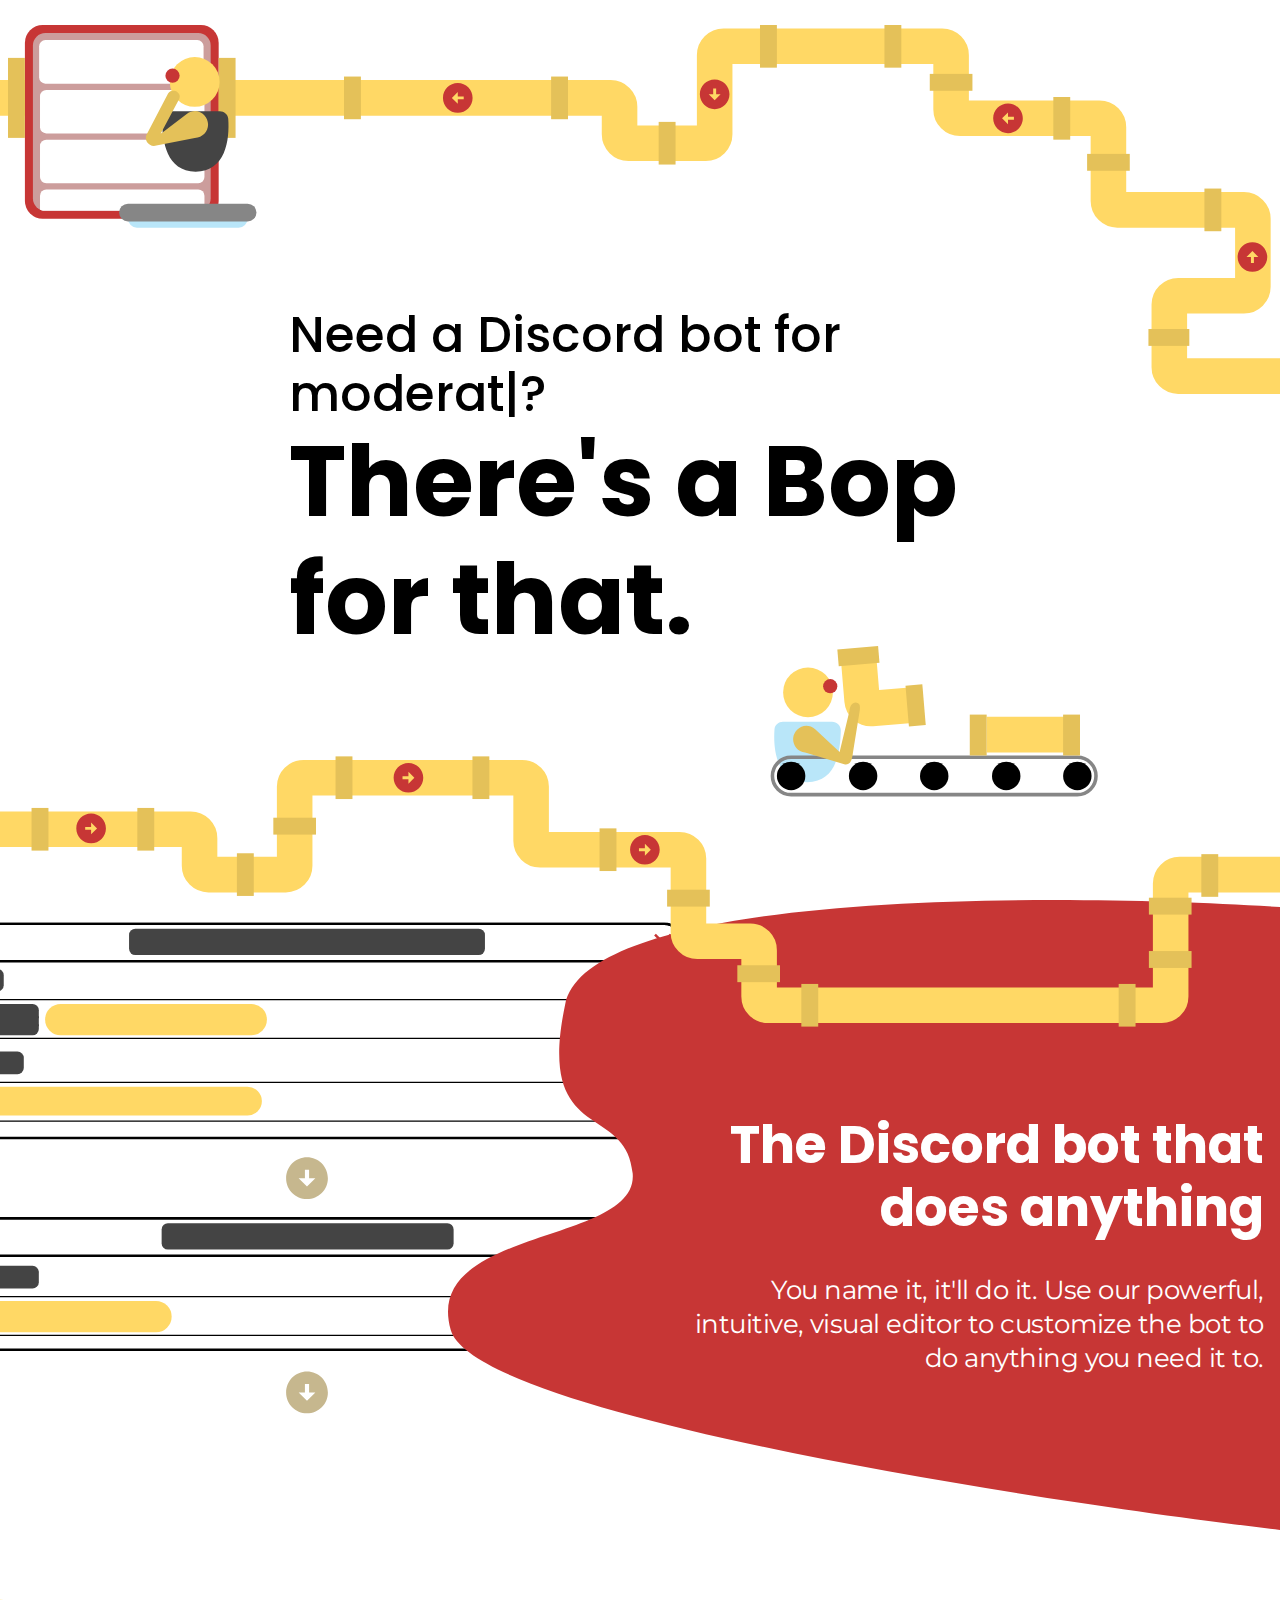
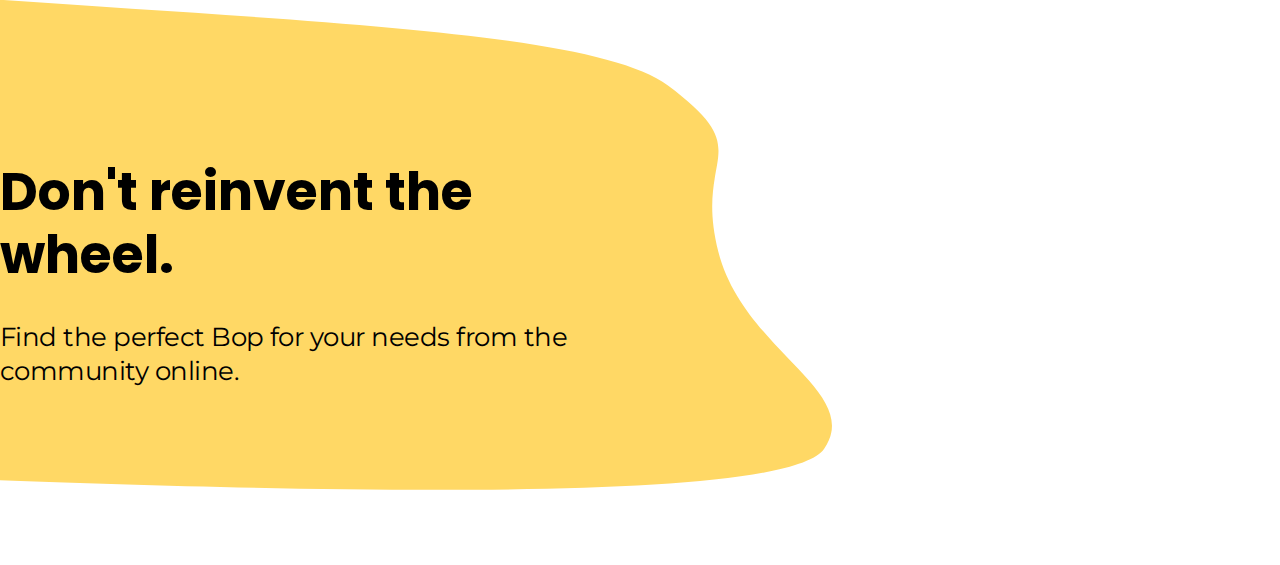
<file: index.html>
<!DOCTYPE html>
<html lang="en">
<head>
    <meta charset="UTF-8">
    <meta http-equiv="X-UA-Compatible" content="IE=edge">
    <meta name="viewport" content="width=device-width, initial-scale=1.0">
    <link rel="apple-touch-icon" sizes="180x180" href="/apple-touch-icon.png">
    <link rel="icon" type="image/png" sizes="32x32" href="/favicon-32x32.png">
    <link rel="icon" type="image/png" sizes="16x16" href="/favicon-16x16.png">
    <link rel="manifest" href="/site.webmanifest">
    <link rel="mask-icon" href="/safari-pinned-tab.svg" color="#ffd967">
    <meta name="apple-mobile-web-app-title" content="Bopper">
    <meta name="application-name" content="Bopper">
    <meta name="msapplication-TileColor" content="#ffd967">
    <meta name="theme-color" content="#ffd967">
    <meta name="description" content="Bopper is the only Discord bot you'll ever need. Whatever you want for your Discord server, there's a Bop for that.">
    <meta name="keywords" content="Bopper, Discord, bot, discord-automation, discord-moderation, bot-discord, bot-discord-bot, discord-bot">
    <meta name="author" content="Bopper">
    <meta name="robots" content="index, follow">
    <meta name="revisit-after" content="1 day">
    <meta name="language" content="en">
    <meta name="copyright" content="Bopper">
    <meta name="rating" content="general">
    <meta name="expires" content="never">
    <meta name="distribution" content="global">

    <link rel="stylesheet" href="style.css">
    <title>Bopper</title>
</head>
<body>
    <div class="hero">
        <div id="hero-svg">
            <svg class="hero-svg-upper large-screens-only" width="1440" height="418" viewBox="0 0 1440 418" fill="none" xmlns="http://www.w3.org/2000/svg">
                <g id="pipe-upper">
                <path id="Pipe" d="M2359 395H1548.5H1325.5C1319.98 395 1315.5 390.523 1315.5 385V314.5C1315.5 308.977 1319.98 304.5 1325.5 304.5H1399.5C1405.02 304.5 1409.5 300.023 1409.5 294.5V218C1409.5 212.477 1405.02 208 1399.5 208H1257C1251.48 208 1247 203.523 1247 198V115C1247 109.477 1242.52 105 1237 105H1080C1074.48 105 1070 100.523 1070 95V34C1070 28.4772 1065.52 24 1060 24H814C808.477 24 804 28.4772 804 34V123C804 128.523 799.523 133 794 133H707C701.477 133 697 128.523 697 123V92C697 86.4772 692.523 82 687 82H492H-20.5H-859" stroke="#FFD865" stroke-width="40" stroke-linecap="square"/>
                <rect id="Bracket" x="387" y="58" width="19" height="48" fill="#E4C159"/>
                <rect id="Bracket_2" x="620" y="58" width="19" height="48" fill="#E4C159"/>
                <rect id="Bracket_3" x="741" y="109" width="19" height="48" fill="#E4C159"/>
                <rect id="Bracket_4" x="855" width="19" height="48" fill="#E4C159"/>
                <rect id="Bracket_5" x="995" width="19" height="48" fill="#E4C159"/>
                <rect id="Bracket_6" x="1185" y="81" width="19" height="48" fill="#E4C159"/>
                <rect id="Bracket_7" x="1355" y="184" width="19" height="48" fill="#E4C159"/>
                <rect id="Bracket_8" x="1046" y="74" width="19" height="48" transform="rotate(-90 1046 74)" fill="#E4C159"/>
                <rect id="Bracket_9" x="1223" y="164" width="19" height="48" transform="rotate(-90 1223 164)" fill="#E4C159"/>
                <rect id="Bracket_10" x="1292" y="361" width="19" height="46" transform="rotate(-90 1292 361)" fill="#E4C159"/>
                <g id="Arrows">
                <g id="arrow_circle_down">
                <g id="arrow_circle_down_2">
                <path id="Vector" d="M1140.67 106.667H1134V111.667L1127.33 105L1134 98.3333V103.333H1140.67V106.667ZM1150.67 105C1150.67 95.8 1143.2 88.3333 1134 88.3333C1124.8 88.3333 1117.33 95.8 1117.33 105C1117.33 114.2 1124.8 121.667 1134 121.667C1143.2 121.667 1150.67 114.2 1150.67 105Z" fill="#C73635"/>
                </g>
                </g>
                <g id="arrow_circle_down_3">
                <g id="arrow_circle_down_4">
                <path id="Vector_2" d="M521.667 83.6667H515V88.6667L508.333 82L515 75.3333V80.3333H521.667V83.6667ZM531.667 82C531.667 72.8 524.2 65.3333 515 65.3333C505.8 65.3333 498.333 72.8 498.333 82C498.333 91.2 505.8 98.6667 515 98.6667C524.2 98.6667 531.667 91.2 531.667 82Z" fill="#C73635"/>
                </g>
                </g>
                <g id="arrow_circle_down_5">
                <g id="arrow_circle_down_6">
                <path id="Vector_3" d="M1407.33 267.667V261H1402.33L1409 254.333L1415.67 261H1410.67V267.667H1407.33ZM1409 277.667C1418.2 277.667 1425.67 270.2 1425.67 261C1425.67 251.8 1418.2 244.333 1409 244.333C1399.8 244.333 1392.33 251.8 1392.33 261C1392.33 270.2 1399.8 277.667 1409 277.667Z" fill="#C73635"/>
                </g>
                </g>
                <g id="arrow_circle_down_7">
                <g id="arrow_circle_down_8">
                <path id="Vector_4" d="M805.667 71.3333V78H810.667L804 84.6667L797.333 78H802.333V71.3333H805.667ZM804 61.3333C794.8 61.3333 787.333 68.8 787.333 78C787.333 87.2 794.8 94.6667 804 94.6667C813.2 94.6667 820.667 87.2 820.667 78C820.667 68.8 813.2 61.3333 804 61.3333Z" fill="#C73635"/>
                </g>
                </g>
                </g>
                </g>
                <g id="library-scene">
                <rect id="Rectangle 9" x="28" width="218" height="218" rx="20" fill="#C73635"/>
                <rect id="Rectangle 10" x="37" y="9" width="200" height="200" rx="14" fill="#CC9D9C"/>
                <g id="Group 1">
                <mask id="mask0_104_59" style="mask-type:alpha" maskUnits="userSpaceOnUse" x="37" y="9" width="200" height="200">
                <rect id="Mask" x="37" y="9" width="200" height="200" rx="14" fill="#CC9D9C"/>
                </mask>
                <g mask="url(#mask0_104_59)">
                <rect id="Rectangle 13" x="44" y="17" width="185" height="49" rx="7" fill="white"/>
                <rect id="Rectangle 14" x="45" y="73" width="185" height="49" rx="7" fill="white"/>
                <rect id="Rectangle 15" x="45" y="129" width="185" height="49" rx="7" fill="white"/>
                <rect id="Rectangle 16" x="45" y="185" width="185" height="49" rx="7" fill="white"/>
                </g>
                </g>
                <rect id="Rectangle 11" x="246" y="37" width="19" height="90" fill="#E4C159"/>
                <rect id="Rectangle 12" x="9" y="37" width="19" height="90" fill="#E4C159"/>
                <g id="library-browser">
                <path id="Vector 2" d="M154 218H268.5" stroke="#B9E6F9" stroke-width="20" stroke-linecap="round"/>
                <path id="Vector 1" d="M144 211H278.5" stroke="#868686" stroke-width="20" stroke-linecap="round"/>
                <g id="Bop Chooser">
                <g id="Head">
                <circle id="Ellipse 1" cx="219.071" cy="64" r="28" fill="#FFD865"/>
                <circle id="Ellipse 2" cx="194.071" cy="57" r="8" fill="#C73635"/>
                </g>
                <path id="Vector 2_2" d="M247.216 97H192.071C186.548 97 182.025 101.471 182.158 106.993C182.732 130.834 187.083 165 220.083 165C253.756 165 258.491 129.426 256.766 105.547C256.41 100.611 252.165 97 247.216 97Z" fill="#444444"/>
                <path id="Vector 3" d="M219.071 127C228.071 127 234.071 119.5 234.071 112C234.071 102 222.571 91.5 210.071 100L180.571 122.5L200.071 86C202.571 82 203.571 78.5 199.071 75C196.571 73.5 191.571 73 189.071 77L165.571 122C161.071 128.5 167.071 136 173.071 136L219.071 127Z" fill="#E4C159"/>
                </g>
                </g>
                </g>
            </svg>
            <svg class="hero-svg-lower large-screens-only" width="1400" height="432" viewBox="0 0 1440 432" fill="none" xmlns="http://www.w3.org/2000/svg">
                <g id="pipe-lower">
                <path id="Pipe" d="M-1216 210H214.5C220.023 210 224.5 214.477 224.5 220V251C224.5 256.523 228.977 261 234.5 261H321.5C327.023 261 331.5 256.523 331.5 251V162C331.5 156.477 335.977 152 341.5 152H587.5C593.023 152 597.5 156.477 597.5 162V223C597.5 228.523 601.977 233 607.5 233H764.5C770.023 233 774.5 237.477 774.5 243V326C774.5 331.523 778.977 336 784.5 336H844C849.523 336 854 340.477 854 346V398C854 403.523 858.477 408 864 408H1307C1312.52 408 1317 403.523 1317 398V271C1317 265.477 1321.48 261 1327 261H1476H2735" stroke="#FFD865" stroke-width="40" stroke-linecap="square"/>
                <g id="Brackets">
                <rect id="Rectangle 1" x="35.5" y="186" width="19" height="48" fill="#E4C159"/>
                <rect id="Rectangle 2" x="154.5" y="186" width="19" height="48" fill="#E4C159"/>
                <rect id="Rectangle 3" x="266.5" y="237" width="19" height="48" fill="#E4C159"/>
                <rect id="Rectangle 4" x="377.5" y="128" width="19" height="48" fill="#E4C159"/>
                <rect id="Rectangle 5" x="531.5" y="128" width="19" height="48" fill="#E4C159"/>
                <rect id="Rectangle 6" x="674.5" y="209" width="19" height="48" fill="#E4C159"/>
                <rect id="Rectangle 9" x="901.5" y="384" width="19" height="48" fill="#E4C159"/>
                <rect id="Rectangle 10" x="1258.5" y="384" width="19" height="48" fill="#E4C159"/>
                <rect id="Rectangle 12" x="1351.5" y="238" width="19" height="48" fill="#E4C159"/>
                <rect id="Rectangle 8" x="829.5" y="382" width="19" height="48" transform="rotate(-90 829.5 382)" fill="#E4C159"/>
                <rect id="Rectangle 13" x="750.5" y="297" width="19" height="48" transform="rotate(-90 750.5 297)" fill="#E4C159"/>
                <rect id="Rectangle 11" x="1292.5" y="366" width="19" height="48" transform="rotate(-90 1292.5 366)" fill="#E4C159"/>
                <rect id="Rectangle 7" x="307.5" y="216" width="19" height="48" transform="rotate(-90 307.5 216)" fill="#E4C159"/>
                <rect id="Rectangle 12_2" x="1292.5" y="306" width="19" height="48" transform="rotate(-90 1292.5 306)" fill="#E4C159"/>
                </g>
                <g id="Arrows">
                <g id="arrow_circle_down">
                <g id="arrow_circle_down_2">
                <path id="Vector" d="M95.8333 207.333H102.5V202.333L109.167 209L102.5 215.667V210.667H95.8333V207.333ZM85.8333 209C85.8333 218.2 93.3 225.667 102.5 225.667C111.7 225.667 119.167 218.2 119.167 209C119.167 199.8 111.7 192.333 102.5 192.333C93.3 192.333 85.8333 199.8 85.8333 209Z" fill="#C73635"/>
                </g>
                </g>
                <g id="arrow_circle_down_3">
                <g id="arrow_circle_down_4">
                <path id="Vector_2" d="M452.833 150.333H459.5V145.333L466.167 152L459.5 158.667V153.667H452.833V150.333ZM442.833 152C442.833 161.2 450.3 168.667 459.5 168.667C468.7 168.667 476.167 161.2 476.167 152C476.167 142.8 468.7 135.333 459.5 135.333C450.3 135.333 442.833 142.8 442.833 152Z" fill="#C73635"/>
                </g>
                </g>
                <g id="arrow_circle_down_5">
                <g id="arrow_circle_down_6">
                <path id="Vector_3" d="M718.833 231.333H725.5V226.333L732.167 233L725.5 239.667V234.667H718.833V231.333ZM708.833 233C708.833 242.2 716.3 249.667 725.5 249.667C734.7 249.667 742.167 242.2 742.167 233C742.167 223.8 734.7 216.333 725.5 216.333C716.3 216.333 708.833 223.8 708.833 233Z" fill="#C73635"/>
                </g>
                </g>
                </g>
                </g>
                <g id="conveyor-scene">
                <g id="Bop Chooser">
                <g id="Head">
                <circle id="Ellipse 1" r="28" transform="matrix(-1 0 0 1 909 56)" fill="#FFD865"/>
                <circle id="Ellipse 2" r="8" transform="matrix(-1 0 0 1 934 49)" fill="#C73635"/>
                </g>
                <path id="Vector 2" d="M880.855 89H936C941.523 89 946.046 93.4714 945.913 98.9927C945.339 122.834 940.988 157 907.988 157C874.315 157 869.58 121.426 871.305 97.5472C871.661 92.6108 875.906 89 880.855 89Z" fill="#B9E6F9"/>
                <g id="Pipe Segment 2">
                <path id="Vector 4" d="M965.756 15.7395L969.899 65.0659C970.361 70.5694 975.197 74.6561 980.701 74.1939L1028.03 70.2186" stroke="#FFD865" stroke-width="40"/>
                <rect id="Bracket" x="1018.68" y="48.4252" width="19" height="46" transform="rotate(-4.80069 1018.68 48.4252)" fill="#E4C159"/>
                <rect id="Bracket_2" x="943.59" y="26.6328" width="19" height="46" transform="rotate(-94.8007 943.59 26.6328)" fill="#E4C159"/>
                </g>
                </g>
                <g id="Conveyor Belt">
                <rect id="Belt" x="869" y="129" width="364" height="42" rx="21" stroke="#868686" stroke-width="4"/>
                <g id="Rollers">
                <circle id="Ellipse 3" cx="890" cy="150" r="16" fill="black"/>
                <circle id="Ellipse 4" cx="1212" cy="150" r="16" fill="black"/>
                <circle id="Ellipse 5" cx="1051" cy="150" r="16" fill="black"/>
                <circle id="Ellipse 6" cx="1132" cy="150" r="16" fill="black"/>
                <circle id="Ellipse 7" cx="971" cy="150" r="16" fill="black"/>
                </g>
                </g>
                <path id="Bop Chooser arm" d="M905.806 123.669C896.849 122.792 891.609 114.743 892.34 107.278C893.315 97.3261 905.784 87.9973 917.395 97.6755L944.561 122.944L955.564 77.2995C956.149 71.3281 958.578 67.0445 963.554 67.532C967.535 67.922 967.74 70.9564 967.204 76.4302L959.539 123.909C958.759 131.871 956.681 137.696 950.709 137.111L905.806 123.669Z" fill="#E4C159"/>
                <g id="Pipe Segment 1">
                <path id="Vector 4_2" d="M1110 103.5H1202" stroke="#FFD865" stroke-width="40"/>
                <rect id="Bracket_3" x="1196" y="81" width="19" height="46" fill="#E4C159"/>
                <rect id="Bracket_4" x="1091" y="81" width="19" height="46" fill="#E4C159"/>
                </g>
                </g>
            </svg>
            <svg class="hero-svg-upper small-screens-only" width="806" height="419" viewBox="0 0 806 419" fill="none" xmlns="http://www.w3.org/2000/svg">
                <g id="hero-svg">
                <g id="hero-svg-upper">
                <g id="pipe-upper">
                <path id="Pipe" d="M2359 395H1548.5H634.5C628.977 395 624.5 390.523 624.5 385V314.5C624.5 308.977 628.977 304.5 634.5 304.5H708.5C714.023 304.5 718.5 300.023 718.5 294.5V218C718.5 212.477 714.023 208 708.5 208H566C560.477 208 556 203.523 556 198V92C556 86.4772 551.523 82 546 82H344H-20.5H-859" stroke="#FFD865" stroke-width="40" stroke-linecap="square"/>
                <rect id="Bracket" x="485" y="58" width="19" height="48" fill="#E4C159"/>
                <rect id="Bracket_2" x="589" y="184" width="19" height="48" fill="#E4C159"/>
                <rect id="Bracket_3" x="668" y="184" width="19" height="48" fill="#E4C159"/>
                <rect id="Bracket_4" x="663" y="371" width="19" height="48" fill="#E4C159"/>
                <rect id="Bracket_5" x="663" y="280" width="19" height="48" fill="#E4C159"/>
                <rect id="Bracket_6" x="532" y="155" width="19" height="48" transform="rotate(-90 532 155)" fill="#E4C159"/>
                <rect id="Bracket_7" x="695" y="262" width="19" height="46" transform="rotate(-90 695 262)" fill="#E4C159"/>
                <g id="Arrows">
                <g id="arrow_circle_down">
                <g id="arrow_circle_down_2">
                <path id="Vector" d="M644.667 209.667H638V214.667L631.333 208L638 201.333V206.333H644.667V209.667ZM654.667 208C654.667 198.8 647.2 191.333 638 191.333C628.8 191.333 621.333 198.8 621.333 208C621.333 217.2 628.8 224.667 638 224.667C647.2 224.667 654.667 217.2 654.667 208Z" fill="#C73635"/>
                </g>
                </g>
                <g id="arrow_circle_down_3">
                <g id="arrow_circle_down_4">
                <path id="Vector_2" d="M370.667 83.6667H364V88.6667L357.333 82L364 75.3333V80.3333H370.667V83.6667ZM380.667 82C380.667 72.8 373.2 65.3333 364 65.3333C354.8 65.3333 347.333 72.8 347.333 82C347.333 91.2 354.8 98.6667 364 98.6667C373.2 98.6667 380.667 91.2 380.667 82Z" fill="#C73635"/>
                </g>
                </g>
                <g id="arrow_circle_down_5">
                <g id="arrow_circle_down_6">
                <path id="Vector_3" d="M623.333 356.667V350H618.333L625 343.333L631.667 350H626.667V356.667H623.333ZM625 366.667C634.2 366.667 641.667 359.2 641.667 350C641.667 340.8 634.2 333.333 625 333.333C615.8 333.333 608.333 340.8 608.333 350C608.333 359.2 615.8 366.667 625 366.667Z" fill="#C73635"/>
                </g>
                </g>
                </g>
                </g>
                <g id="library-scene">
                <rect id="Rectangle 9" x="28" width="218" height="218" rx="20" fill="#C73635"/>
                <rect id="Rectangle 10" x="37" y="9" width="200" height="200" rx="14" fill="#CC9D9C"/>
                <g id="Group 1">
                <mask id="mask0_132_60" style="mask-type:alpha" maskUnits="userSpaceOnUse" x="37" y="9" width="200" height="200">
                <rect id="Mask" x="37" y="9" width="200" height="200" rx="14" fill="#CC9D9C"/>
                </mask>
                <g mask="url(#mask0_132_60)">
                <rect id="Rectangle 13" x="44" y="17" width="185" height="49" rx="7" fill="white"/>
                <rect id="Rectangle 14" x="45" y="73" width="185" height="49" rx="7" fill="white"/>
                <rect id="Rectangle 15" x="45" y="129" width="185" height="49" rx="7" fill="white"/>
                <rect id="Rectangle 16" x="45" y="185" width="185" height="49" rx="7" fill="white"/>
                </g>
                </g>
                <rect id="Rectangle 11" x="246" y="37" width="19" height="90" fill="#E4C159"/>
                <rect id="Rectangle 12" x="9" y="37" width="19" height="90" fill="#E4C159"/>
                <g id="library-browser">
                <path id="Vector 2" d="M154 218H268.5" stroke="#B9E6F9" stroke-width="20" stroke-linecap="round"/>
                <path id="Vector 1" d="M144 211H278.5" stroke="#868686" stroke-width="20" stroke-linecap="round"/>
                <g id="Bop Chooser">
                <g id="Head">
                <circle id="Ellipse 1" cx="219.071" cy="64" r="28" fill="#FFD865"/>
                <circle id="Ellipse 2" cx="194.071" cy="57" r="8" fill="#C73635"/>
                </g>
                <path id="Vector 2_2" d="M247.216 97H192.071C186.548 97 182.025 101.471 182.158 106.993C182.732 130.834 187.083 165 220.083 165C253.756 165 258.491 129.426 256.766 105.547C256.41 100.611 252.165 97 247.216 97Z" fill="#444444"/>
                <path id="Vector 3" d="M219.071 127C228.071 127 234.071 119.5 234.071 112C234.071 102 222.571 91.5 210.071 100L180.571 122.5L200.071 86C202.571 82 203.571 78.5 199.071 75C196.571 73.5 191.571 73 189.071 77L165.571 122C161.071 128.5 167.071 136 173.071 136L219.071 127Z" fill="#E4C159"/>
                </g>
                </g>
                </g>
                </g>
                </g>
            </svg>
            <svg class="hero-svg-lower small-screens-only" width="806" height="449" viewBox="0 0 806 449" fill="none" xmlns="http://www.w3.org/2000/svg">
                <g id="hero-svg-lower">
                <g id="pipe-lower">
                <path id="Pipe" d="M-1848 227H-417.5C-411.977 227 -407.5 231.477 -407.5 237V268C-407.5 273.523 -403.023 278 -397.5 278H-310.5C-304.977 278 -300.5 273.523 -300.5 268V179C-300.5 173.477 -296.023 169 -290.5 169H-44.5C-38.9771 169 -34.5 173.477 -34.5 179V240C-34.5 245.523 -30.0228 250 -24.5 250H132.5C138.023 250 142.5 254.477 142.5 260V343C142.5 348.523 146.977 353 152.5 353H212C217.523 353 222 357.477 222 363V415C222 420.523 226.477 425 232 425H675C680.523 425 685 420.523 685 415V288C685 282.477 689.477 278 695 278H844H2103" stroke="#FFD865" stroke-width="40" stroke-linecap="square"/>
                <g id="Brackets">
                <rect id="Rectangle 6" x="42.5" y="226" width="19" height="48" fill="#E4C159"/>
                <rect id="Rectangle 9" x="269.5" y="401" width="19" height="48" fill="#E4C159"/>
                <rect id="Rectangle 10" x="626.5" y="401" width="19" height="48" fill="#E4C159"/>
                <rect id="Rectangle 12" x="719.5" y="255" width="19" height="48" fill="#E4C159"/>
                <rect id="Rectangle 8" x="197.5" y="399" width="19" height="48" transform="rotate(-90 197.5 399)" fill="#E4C159"/>
                <rect id="Rectangle 13" x="118.5" y="314" width="19" height="48" transform="rotate(-90 118.5 314)" fill="#E4C159"/>
                <rect id="Rectangle 11" x="660.5" y="383" width="19" height="48" transform="rotate(-90 660.5 383)" fill="#E4C159"/>
                <rect id="Rectangle 12_2" x="660.5" y="323" width="19" height="48" transform="rotate(-90 660.5 323)" fill="#E4C159"/>
                </g>
                <g id="Arrows">
                <g id="arrow_circle_down">
                <g id="arrow_circle_down_2">
                <path id="Vector" d="M86.8333 248.333H93.5V243.333L100.167 250L93.5 256.667V251.667H86.8333V248.333ZM76.8333 250C76.8333 259.2 84.3 266.667 93.5 266.667C102.7 266.667 110.167 259.2 110.167 250C110.167 240.8 102.7 233.333 93.5 233.333C84.3 233.333 76.8333 240.8 76.8333 250Z" fill="#C73635"/>
                </g>
                </g>
                <g id="arrow_circle_down_3">
                <g id="arrow_circle_down_4">
                <path id="Vector_2" d="M432.333 423.333H439V418.333L445.667 425L439 431.667V426.667H432.333V423.333ZM422.333 425C422.333 434.2 429.8 441.667 439 441.667C448.2 441.667 455.667 434.2 455.667 425C455.667 415.8 448.2 408.333 439 408.333C429.8 408.333 422.333 415.8 422.333 425Z" fill="#C73635"/>
                </g>
                </g>
                </g>
                </g>
                <g id="conveyor-scene">
                <g id="Bop Chooser">
                <g id="Head">
                <circle id="Ellipse 1" r="28" transform="matrix(-1 0 0 1 428 55.9999)" fill="#FFD865"/>
                <circle id="Ellipse 2" r="8" transform="matrix(-1 0 0 1 453 48.9999)" fill="#C73635"/>
                </g>
                <path id="Vector 2" d="M399.855 89H455C460.523 89 465.046 93.4714 464.913 98.9926C464.339 122.834 459.988 157 426.988 157C393.315 157 388.58 121.426 390.305 97.5472C390.661 92.6108 394.906 89 399.855 89Z" fill="#B9E6F9"/>
                <g id="Pipe Segment 2">
                <path id="Vector 4" d="M484.756 15.7395L488.899 65.0659C489.361 70.5694 494.197 74.6561 499.701 74.1939L547.034 70.2186" stroke="#FFD865" stroke-width="40"/>
                <rect id="Bracket" x="537.677" y="48.4252" width="19" height="46" transform="rotate(-4.80069 537.677 48.4252)" fill="#E4C159"/>
                <rect id="Bracket_2" x="462.59" y="26.6328" width="19" height="46" transform="rotate(-94.8007 462.59 26.6328)" fill="#E4C159"/>
                </g>
                </g>
                <g id="Conveyor Belt">
                <rect id="Belt" x="388" y="129" width="364" height="42" rx="21" stroke="#868686" stroke-width="4"/>
                <g id="Rollers">
                <circle id="Ellipse 3" cx="409" cy="150" r="16" fill="black"/>
                <circle id="Ellipse 4" cx="731" cy="150" r="16" fill="black"/>
                <circle id="Ellipse 5" cx="570" cy="150" r="16" fill="black"/>
                <circle id="Ellipse 6" cx="651" cy="150" r="16" fill="black"/>
                <circle id="Ellipse 7" cx="490" cy="150" r="16" fill="black"/>
                </g>
                </g>
                <path id="Bop Chooser arm" d="M424.806 123.669C415.849 122.792 410.609 114.743 411.34 107.278C412.315 97.3261 424.784 87.9973 436.395 97.6755L463.561 122.944L474.564 77.2995C475.149 71.3281 477.578 67.0445 482.554 67.532C486.535 67.922 486.74 70.9564 486.204 76.4302L478.538 123.909C477.759 131.871 475.681 137.696 469.709 137.111L424.806 123.669Z" fill="#E4C159"/>
                <g id="Pipe Segment 1">
                <path id="Vector 4_2" d="M629 103.5H721" stroke="#FFD865" stroke-width="40"/>
                <rect id="Bracket_3" x="715" y="81" width="19" height="46" fill="#E4C159"/>
                <rect id="Bracket_4" x="610" y="81" width="19" height="46" fill="#E4C159"/>
                </g>
                </g>
                </g>
            </svg>
        </div>
        <div class="hero-text">
            <!-- TODO: Add typing animation with functions -->
            <h3>Need a Discord bot for <span id="typing-anim"></span><span class="blink">|</span>?</h3>
            <h1>There's a Bop for that.</h1>
        </div>
    </div>
    
    <div class="feature-list">
        <!-- First feature -->
        <div class="feature">
            <svg class="editor-graphic large-screens-only"  viewBox="0 0 600 395" fill="none" xmlns="http://www.w3.org/2000/svg">
                <path d="M1 15C1 7.26801 7.26801 1 15 1H585C592.732 1 599 7.26801 599 15V158C599 165.732 592.732 172 585 172H15C7.268 172 1 165.732 1 158V15Z" stroke="black" stroke-width="2"/>
                <path d="M1 15C1 7.26801 7.26801 1 15 1H585C592.732 1 599 7.26801 599 15V31H1V15Z" stroke="black" stroke-width="2"/>
                <path d="M591 10.41L589.59 9L584 14.59L578.41 9L577 10.41L582.59 16L577 21.59L578.41 23L584 17.41L589.59 23L591 21.59L585.41 16L591 10.41Z" fill="#C73635"/>
                <rect x="158" y="5" width="284" height="21" rx="5" fill="#444444"/>
                <path d="M301.667 197.333V204H306.667L300 210.667L293.333 204H298.333V197.333H301.667ZM300 187.333C290.8 187.333 283.333 194.8 283.333 204C283.333 213.2 290.8 220.667 300 220.667C309.2 220.667 316.667 213.2 316.667 204C316.667 194.8 309.2 187.333 300 187.333Z" fill="#C6B78E"/>
                <path d="M301.667 368.333V375H306.667L300 381.667L293.333 375H298.333V368.333H301.667ZM300 358.333C290.8 358.333 283.333 365.8 283.333 375C283.333 384.2 290.8 391.667 300 391.667C309.2 391.667 316.667 384.2 316.667 375C316.667 365.8 309.2 358.333 300 358.333Z" fill="#C6B78E"/>
                <rect x="11" y="37" width="47" height="18" rx="5" fill="#444444"/>
                <rect x="11.5" y="61.5" width="577" height="31" rx="6.5" fill="white" stroke="black"/>
                <path d="M23.968 79.128V83H22.384V79.096L17.936 71.8H19.648L23.232 77.704L26.832 71.8H28.416L23.968 79.128ZM32.1743 83.096C31.3316 83.096 30.5743 82.9093 29.9023 82.536C29.2303 82.1627 28.7023 81.6507 28.3183 81C27.9449 80.3387 27.7583 79.592 27.7583 78.76C27.7583 77.928 27.9449 77.1867 28.3183 76.536C28.7023 75.8747 29.2303 75.3627 29.9023 75C30.5743 74.6267 31.3316 74.44 32.1743 74.44C33.0169 74.44 33.7689 74.6267 34.4303 75C35.1023 75.3627 35.6249 75.8747 35.9983 76.536C36.3823 77.1867 36.5743 77.928 36.5743 78.76C36.5743 79.592 36.3823 80.3387 35.9983 81C35.6249 81.6507 35.1023 82.1627 34.4303 82.536C33.7689 82.9093 33.0169 83.096 32.1743 83.096ZM32.1743 81.752C32.7183 81.752 33.2036 81.6293 33.6303 81.384C34.0676 81.128 34.4089 80.776 34.6543 80.328C34.8996 79.8693 35.0223 79.3467 35.0223 78.76C35.0223 78.1733 34.8996 77.656 34.6543 77.208C34.4089 76.7493 34.0676 76.3973 33.6303 76.152C33.2036 75.9067 32.7183 75.784 32.1743 75.784C31.6303 75.784 31.1396 75.9067 30.7023 76.152C30.2756 76.3973 29.9343 76.7493 29.6783 77.208C29.4329 77.656 29.3103 78.1733 29.3103 78.76C29.3103 79.3467 29.4329 79.8693 29.6783 80.328C29.9343 80.776 30.2756 81.128 30.7023 81.384C31.1396 81.6293 31.6303 81.752 32.1743 81.752ZM46.2825 74.52V83H44.8265V81.72C44.5172 82.1573 44.1065 82.4987 43.5945 82.744C43.0932 82.9787 42.5438 83.096 41.9465 83.096C40.8158 83.096 39.9252 82.7867 39.2745 82.168C38.6238 81.5387 38.2985 80.616 38.2985 79.4V74.52H39.8345V79.224C39.8345 80.0453 40.0318 80.6693 40.4265 81.096C40.8212 81.512 41.3865 81.72 42.1225 81.72C42.9332 81.72 43.5732 81.4747 44.0425 80.984C44.5118 80.4933 44.7465 79.8 44.7465 78.904V74.52H46.2825ZM55.2955 83.096C54.6022 83.096 53.9355 83.0053 53.2955 82.824C52.6555 82.632 52.1542 82.392 51.7915 82.104L52.4315 80.888C52.8048 81.1547 53.2582 81.368 53.7915 81.528C54.3248 81.688 54.8635 81.768 55.4075 81.768C56.7515 81.768 57.4235 81.384 57.4235 80.616C57.4235 80.36 57.3328 80.1573 57.1515 80.008C56.9702 79.8587 56.7408 79.752 56.4635 79.688C56.1968 79.6133 55.8128 79.5333 55.3115 79.448C54.6288 79.3413 54.0688 79.2187 53.6315 79.08C53.2048 78.9413 52.8368 78.7067 52.5275 78.376C52.2182 78.0453 52.0635 77.5813 52.0635 76.984C52.0635 76.216 52.3835 75.6027 53.0235 75.144C53.6635 74.6747 54.5222 74.44 55.5995 74.44C56.1648 74.44 56.7302 74.5093 57.2955 74.648C57.8608 74.7867 58.3248 74.9733 58.6875 75.208L58.0315 76.424C57.3382 75.976 56.5222 75.752 55.5835 75.752C54.9328 75.752 54.4368 75.8587 54.0955 76.072C53.7542 76.2853 53.5835 76.568 53.5835 76.92C53.5835 77.1973 53.6795 77.416 53.8715 77.576C54.0635 77.736 54.2982 77.8533 54.5755 77.928C54.8635 78.0027 55.2635 78.088 55.7755 78.184C56.4582 78.3013 57.0075 78.4293 57.4235 78.568C57.8502 78.696 58.2128 78.92 58.5115 79.24C58.8102 79.56 58.9595 80.008 58.9595 80.584C58.9595 81.352 58.6288 81.9653 57.9675 82.424C57.3168 82.872 56.4262 83.096 55.2955 83.096ZM63.6471 74.44C64.8205 74.44 65.7165 74.728 66.3351 75.304C66.9645 75.88 67.2791 76.7387 67.2791 77.88V83H65.8231V81.88C65.5671 82.2747 65.1991 82.5787 64.7191 82.792C64.2498 82.9947 63.6898 83.096 63.0391 83.096C62.0898 83.096 61.3271 82.8667 60.7511 82.408C60.1858 81.9493 59.9031 81.3467 59.9031 80.6C59.9031 79.8533 60.1751 79.256 60.7191 78.808C61.2631 78.3493 62.1271 78.12 63.3111 78.12H65.7431V77.816C65.7431 77.1547 65.5511 76.648 65.1671 76.296C64.7831 75.944 64.2178 75.768 63.4711 75.768C62.9698 75.768 62.4791 75.8533 61.9991 76.024C61.5191 76.184 61.1138 76.4027 60.7831 76.68L60.1431 75.528C60.5805 75.176 61.1031 74.9093 61.7111 74.728C62.3191 74.536 62.9645 74.44 63.6471 74.44ZM63.2951 81.912C63.8818 81.912 64.3885 81.784 64.8151 81.528C65.2418 81.2613 65.5511 80.888 65.7431 80.408V79.224H63.3751C62.0738 79.224 61.4231 79.6613 61.4231 80.536C61.4231 80.9627 61.5885 81.2987 61.9191 81.544C62.2498 81.7893 62.7085 81.912 63.2951 81.912ZM69.8016 74.52H71.3376V83H69.8016V74.52ZM70.5696 72.888C70.271 72.888 70.0203 72.792 69.8176 72.6C69.6256 72.408 69.5296 72.1733 69.5296 71.896C69.5296 71.6187 69.6256 71.384 69.8176 71.192C70.0203 70.9893 70.271 70.888 70.5696 70.888C70.8683 70.888 71.1136 70.984 71.3056 71.176C71.5083 71.3573 71.6096 71.5867 71.6096 71.864C71.6096 72.152 71.5083 72.3973 71.3056 72.6C71.1136 72.792 70.8683 72.888 70.5696 72.888ZM81.9504 71.128V83H80.4784V81.656C80.137 82.1253 79.705 82.4827 79.1824 82.728C78.6597 82.9733 78.0837 83.096 77.4544 83.096C76.633 83.096 75.897 82.9147 75.2464 82.552C74.5957 82.1893 74.0837 81.6827 73.7104 81.032C73.3477 80.3707 73.1664 79.6133 73.1664 78.76C73.1664 77.9067 73.3477 77.1547 73.7104 76.504C74.0837 75.8533 74.5957 75.3467 75.2464 74.984C75.897 74.6213 76.633 74.44 77.4544 74.44C78.0624 74.44 78.6224 74.5573 79.1344 74.792C79.6464 75.016 80.073 75.352 80.4144 75.8V71.128H81.9504ZM77.5824 81.752C78.1157 81.752 78.601 81.6293 79.0384 81.384C79.4757 81.128 79.817 80.776 80.0624 80.328C80.3077 79.8693 80.4304 79.3467 80.4304 78.76C80.4304 78.1733 80.3077 77.656 80.0624 77.208C79.817 76.7493 79.4757 76.3973 79.0384 76.152C78.601 75.9067 78.1157 75.784 77.5824 75.784C77.0384 75.784 76.5477 75.9067 76.1104 76.152C75.6837 76.3973 75.3424 76.7493 75.0864 77.208C74.841 77.656 74.7184 78.1733 74.7184 78.76C74.7184 79.3467 74.841 79.8693 75.0864 80.328C75.3424 80.776 75.6837 81.128 76.1104 81.384C76.5477 81.6293 77.0384 81.752 77.5824 81.752ZM84.9046 76.632C84.606 76.632 84.35 76.5307 84.1366 76.328C83.9233 76.1147 83.8166 75.848 83.8166 75.528C83.8166 75.2187 83.9233 74.9627 84.1366 74.76C84.35 74.5467 84.606 74.44 84.9046 74.44C85.2033 74.44 85.454 74.5413 85.6566 74.744C85.8593 74.9467 85.9606 75.208 85.9606 75.528C85.9606 75.848 85.854 76.1147 85.6406 76.328C85.438 76.5307 85.1926 76.632 84.9046 76.632ZM84.9046 83.096C84.606 83.096 84.35 82.9947 84.1366 82.792C83.9233 82.5787 83.8166 82.312 83.8166 81.992C83.8166 81.6827 83.9233 81.4267 84.1366 81.224C84.35 81.0107 84.606 80.904 84.9046 80.904C85.2033 80.904 85.454 81.0053 85.6566 81.208C85.8593 81.4107 85.9606 81.672 85.9606 81.992C85.9606 82.312 85.854 82.5787 85.6406 82.792C85.438 82.9947 85.1926 83.096 84.9046 83.096Z" fill="black"/>
                <path d="M1 250C1 242.268 7.26801 236 15 236H585C592.732 236 599 242.268 599 250V327C599 334.732 592.732 341 585 341H15C7.268 341 1 334.732 1 327V250Z" stroke="black" stroke-width="2"/>
                <path d="M1 250C1 242.268 7.26801 236 15 236H585C592.732 236 599 242.268 599 250V266H1V250Z" stroke="black" stroke-width="2"/>
                <path d="M591 245.41L589.59 244L584 249.59L578.41 244L577 245.41L582.59 251L577 256.59L578.41 258L584 252.41L589.59 258L591 256.59L585.41 251L591 245.41Z" fill="#C73635"/>
                <rect x="11" y="274" width="75" height="18" rx="5" fill="#444444"/>
                <rect x="11.5" y="298.5" width="577" height="31" rx="6.5" fill="white" stroke="black"/>
                <rect x="-0.5" y="0.5" width="577" height="31" rx="6.5" transform="matrix(-1 0 0 1 588 127)" fill="white" stroke="black"/>
                <rect x="15" y="302" width="177" height="25" rx="12.5" fill="#FFD865"/>
                <rect x="15" y="131" width="249" height="23" rx="11.5" fill="#FFD865"/>
                <rect x="91" y="65" width="177" height="25" rx="12.5" fill="#FFD865"/>
                <rect x="184" y="240" width="233" height="21" rx="5" fill="#444444"/>
                <rect x="11" y="103" width="63" height="18" rx="5" fill="#444444"/>
                <rect x="15" y="65" width="71" height="25" rx="5" fill="#444444"/>
            </svg>
            <div class="text-blob blob-right">
                <svg class="large-screens-only" viewBox="0 0 945 511" fill="none" preserveAspectRatio="none" xmlns="http://www.w3.org/2000/svg">
                    <path d="M133.182 84.3761C160.45 -7.34806 681.178 -6.2815 946 5.7173V511C637.653 484.78 29.9798 415.632 3.13057 348.794C-30.431 265.247 217.085 279.468 209.744 221.696C202.402 163.924 99.0956 199.031 133.182 84.3761Z" fill="#C73635"/>
                </svg>
                <svg class="small-screens-only" viewBox="0 0 806 186" fill="none" xmlns="http://www.w3.org/2000/svg">
                    <path d="M159.946 99.9848C78.4047 99.9848 19.3398 60.8688 0 41.3108V185.5H806V118.12C806 118.12 635.078 -6.16178 455.27 0.239017C275.462 6.63982 241.486 99.9848 159.946 99.9848Z" fill="#C73635"/>
                </svg>
        
                <div class="text-blob-text">
                    <h2>The Discord bot that does anything</h2>
                    <p>You name it, it'll do it. Use our powerful, intuitive, visual editor to customize the bot to do anything you need it to.</p>
                </div>
            </div>
        </div>
        <!-- Second feature -->
        <div class="feature">
            <div class="text-blob blob-left">
                <svg class="large-screens-only" viewBox="0 0 743 438" fill="none" xmlns="http://www.w3.org/2000/svg">
                    <path d="M596.5 76.5C532.731 29.0272 282.5 19.8969 0 0V429C235.644 437.19 701 452.5 736 401C771 349.5 664 313.5 641.5 225C619 136.5 678.565 137.593 596.5 76.5Z" fill="#FFD865"/>
                </svg>                    
        
                <div class="text-blob-text">
                    <h2>Don't reinvent the wheel.</h2>
                    <p>Find the perfect Bop for your needs from the community online.</p>
                </div>
            </div>
        </div>
    </div>

    <script src="anime.min.js"></script>
    <script src="animations.js"></script>
        
</body>
</html>
</file>
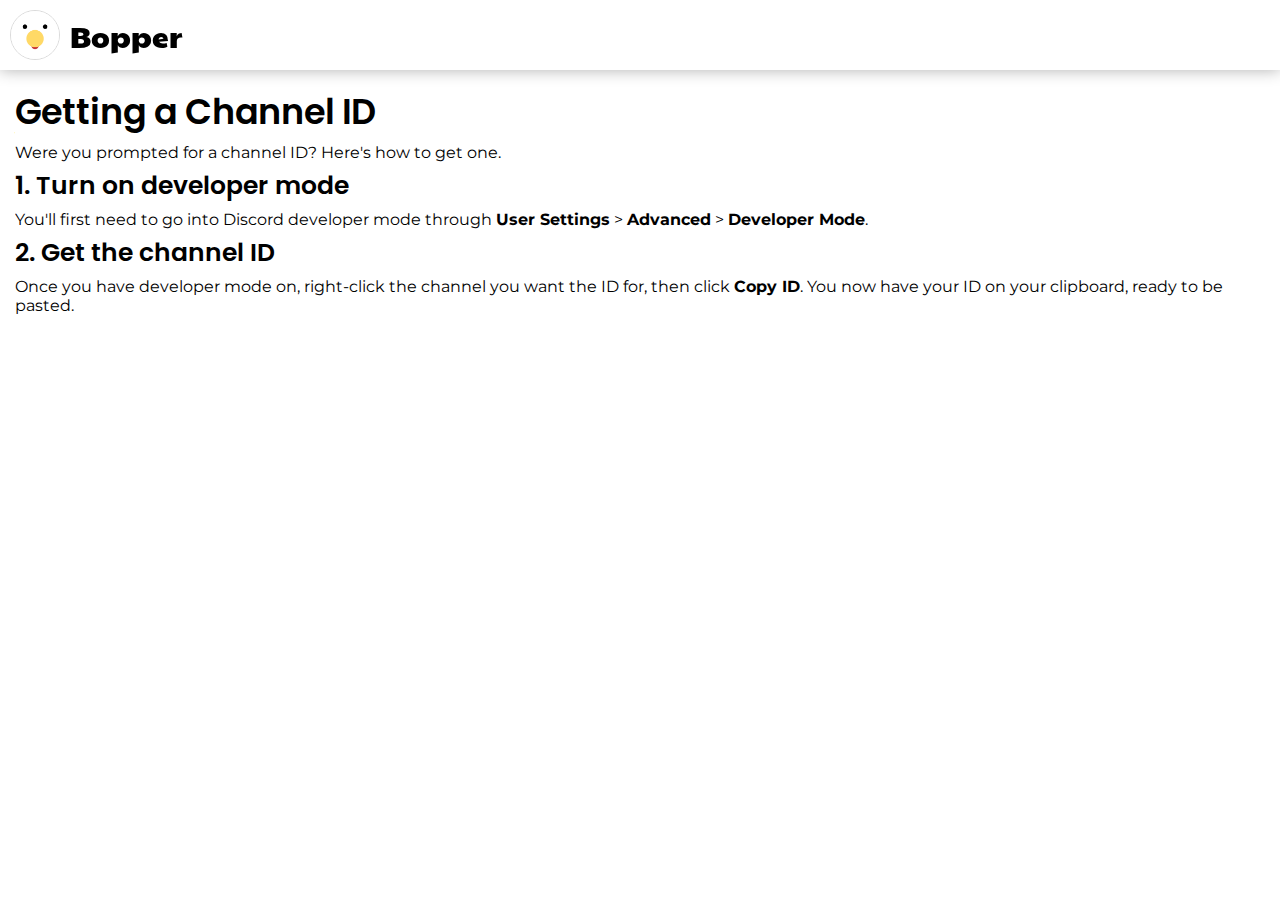
<file: articles/getting-a-channel-id.html>
<!DOCTYPE html>
<html lang="en">
<head>
    <meta charset="UTF-8">
    <meta http-equiv="X-UA-Compatible" content="IE=edge">
    <meta name="viewport" content="width=device-width, initial-scale=1.0">

    <!-- Google Fonts -->

    <link rel="preconnect" href="https://fonts.googleapis.com">
    <link rel="preconnect" href="https://fonts.gstatic.com" crossorigin>
    <link href="https://fonts.googleapis.com/css2?family=Montserrat:ital,wght@0,100;0,200;0,300;0,400;0,500;0,600;0,700;0,800;0,900;1,100;1,200;1,300;1,400;1,500;1,600;1,700;1,800;1,900&family=Paytone+One&family=Poppins:ital,wght@0,100;0,200;0,300;0,400;0,500;0,600;0,700;0,800;0,900;1,100;1,200;1,300;1,400;1,500;1,600;1,700;1,800;1,900&display=swap" rel="stylesheet">

    <!-- End Google Fonts -->

    <link rel="stylesheet" href="style.css">

    <!-- Favicons -->

    <link rel="apple-touch-icon" sizes="180x180" href="../favicons/apple-touch-icon.png">
    <link rel="icon" type="image/png" sizes="32x32" href="../favicons/favicon-32x32.png">
    <link rel="icon" type="image/png" sizes="16x16" href="../favicons/favicon-16x16.png">
    <link rel="manifest" href="../favicons/site.webmanifest">
    <link rel="shortcut icon" href="../favicons/favicon.ico">
    <meta name="msapplication-TileColor" content="#2b5797">
    <meta name="msapplication-config" content="../favicons/browserconfig.xml">
    <meta name="theme-color" content="#ffffff">

    <!-- End Favicons -->

    <title>Getting a Channel ID | Bopper</title>
</head>
<body>
    <div onclick="window.open('../index.html', '_self')" class="navbar"><span class="logo"><img src="../img/bopper-logo.png" alt="logo">Bopper</span></div>
    <h1>Getting a Channel ID</h1>
    <p>
        Were you prompted for a channel ID? Here's how to get one.
    </p>
    <h2>1. Turn on developer mode</h2>
    <p>
        You'll first need to go into Discord developer mode through <b>User Settings</b> > <b>Advanced</b> > <b>Developer Mode</b>.
    </p>
    <h2>2. Get the channel ID</h2>
    <p>
        Once you have developer mode on, right-click the channel you want the ID for, then click <b>Copy ID</b>. You now have your ID on your clipboard, ready to be pasted.
    </p>
</body>
</html>
</file>
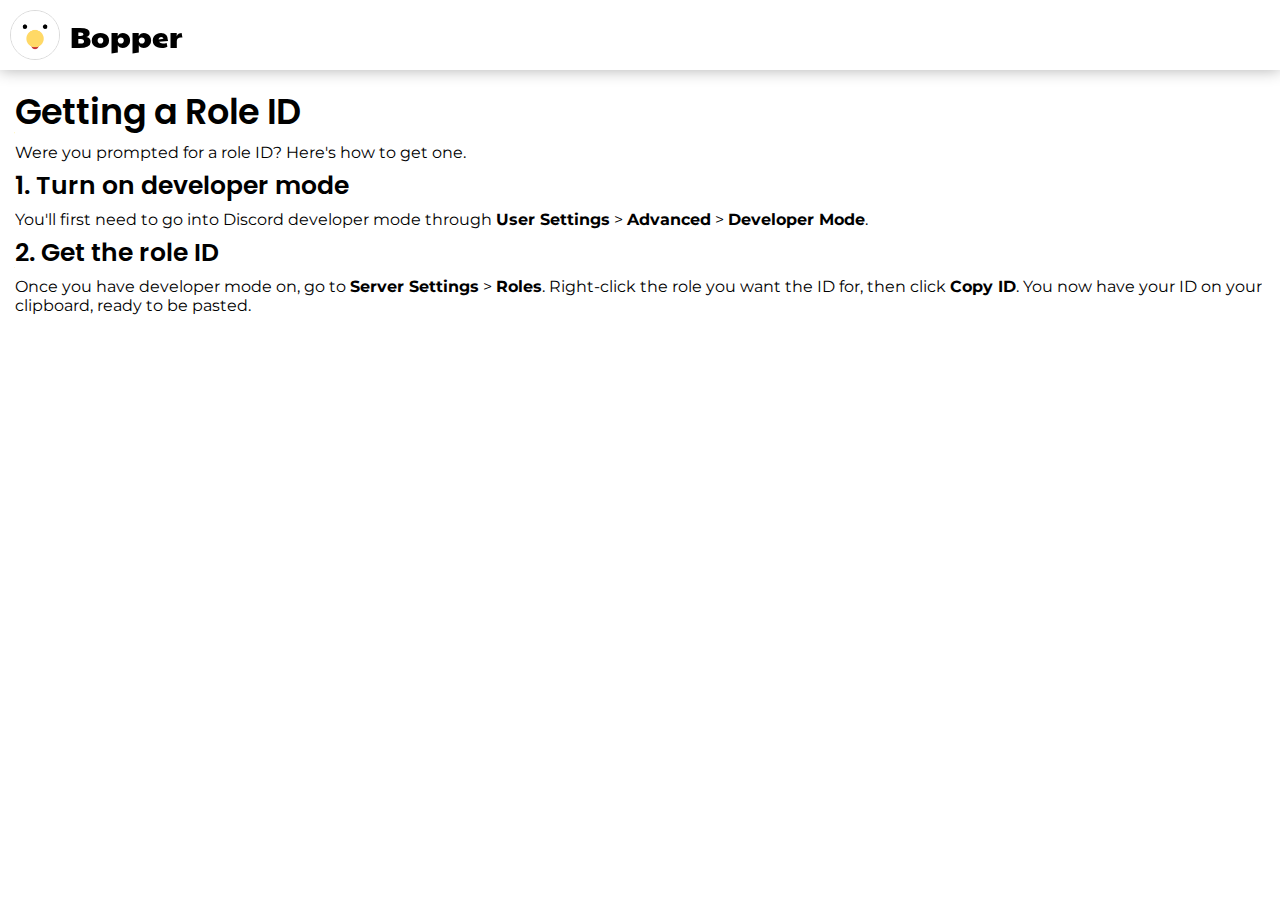
<file: articles/getting-a-role-id.html>
<!DOCTYPE html>
<html lang="en">
<head>
    <meta charset="UTF-8">
    <meta http-equiv="X-UA-Compatible" content="IE=edge">
    <meta name="viewport" content="width=device-width, initial-scale=1.0">

    <!-- Google Fonts -->

    <link rel="preconnect" href="https://fonts.googleapis.com">
    <link rel="preconnect" href="https://fonts.gstatic.com" crossorigin>
    <link href="https://fonts.googleapis.com/css2?family=Montserrat:ital,wght@0,100;0,200;0,300;0,400;0,500;0,600;0,700;0,800;0,900;1,100;1,200;1,300;1,400;1,500;1,600;1,700;1,800;1,900&family=Paytone+One&family=Poppins:ital,wght@0,100;0,200;0,300;0,400;0,500;0,600;0,700;0,800;0,900;1,100;1,200;1,300;1,400;1,500;1,600;1,700;1,800;1,900&display=swap" rel="stylesheet">

    <!-- End Google Fonts -->

    <link rel="stylesheet" href="style.css">

    <!-- Favicons -->

    <link rel="apple-touch-icon" sizes="180x180" href="../favicons/apple-touch-icon.png">
    <link rel="icon" type="image/png" sizes="32x32" href="../favicons/favicon-32x32.png">
    <link rel="icon" type="image/png" sizes="16x16" href="../favicons/favicon-16x16.png">
    <link rel="manifest" href="../favicons/site.webmanifest">
    <link rel="shortcut icon" href="../favicons/favicon.ico">
    <meta name="msapplication-TileColor" content="#2b5797">
    <meta name="msapplication-config" content="../favicons/browserconfig.xml">
    <meta name="theme-color" content="#ffffff">

    <!-- End Favicons -->

    <title>Getting a Role ID | Bopper</title>
</head>
<body>
    <div onclick="window.open('../index.html', '_self')" class="navbar"><span class="logo"><img src="../img/bopper-logo.png" alt="logo">Bopper</span></div>
    <h1>Getting a Role ID</h1>
    <p>
        Were you prompted for a role ID? Here's how to get one.
    </p>
    <h2>1. Turn on developer mode</h2>
    <p>
        You'll first need to go into Discord developer mode through <b>User Settings</b> > <b>Advanced</b> > <b>Developer Mode</b>.
    </p>
    <h2>2. Get the role ID</h2>
    <p>
        Once you have developer mode on, go to <b>Server Settings</b> > <b>Roles</b>. Right-click the role you want the ID for, then click <b>Copy ID</b>. You now have your ID on your clipboard, ready to be pasted.
    </p>
</body>
</html>
</file>
<file: style.css>
/* TODO: Make responsive */
/* Google Fonts */
@import url('https://fonts.googleapis.com/css2?family=Montserrat&family=Poppins:wght@500;700&display=swap');

:root {
    font-size: calc((1.5vh + 1.5vw) / 2);
    --blob-width: 65vw;
}

/* Make blobs the full width on small screens */
@media screen and (max-width: 600px) {
    :root {
        --blob-width: 100%;
        --color-gobble: #c63634;
        --color-beek: #ffd766;
    }
}

* {
    margin: 0;
    padding: 0;
    box-sizing: border-box;
}

/* Hide .large-screens-only on small screens */
@media screen and (max-width: 600px) {
    .large-screens-only {
        display: none;
    }
}

/* Hide .small-screens-only on large screens */
@media screen and (min-width: 600px) {
    .small-screens-only {
        display: none;
    }
}

/* Use .small-screens-only when it is exactly 600px */
@media screen and (min-width: 600px) and (max-width: 600px) {
    .small-screens-only {
        display: block;
    }
}

body {
    width: 100vw;
    overflow-x: hidden;
}

.hero {
    height: 100vh;
}

#hero-svg {
    /* width: 100%; */
    height: 100vh;
    width: 100%;
}

#hero-svg svg {
    width: 100%;
    height: auto;
    /* background-color: bisque; */
}

.hero-svg-upper {
    position: absolute;
    top: 1.5rem;
    left: 0;
}

.hero-svg-lower {
    position: relative;
    top: 100%;
    transform: translateY(calc(-50% - 4rem));
    z-index: 2;
}


/* Hide on screens where they would overlap */
@media screen and (max-height: 356px) {
    .hero-svg-lower {
        display: none;
    }
}

/* Hide on screens where they would overlap */
@media screen and (max-height: 5rem) {
    .hero-svg-lower {
        display: none;
    }
}


#library-browser {
    animation: bounce 2s infinite alternate ease-in-out;
}

/* When the user prefers reduced animation */
@media (prefers-reduced-motion: reduce) {
    #library-browser {
        animation: none;
    }
}

.hero-text {
    position: absolute;
    top: 50%;
    left: 50%;
    transform: translate(-50%, -50%);

    min-width: 60vw;
    margin: 2rem;
    z-index: 100;
}

/* Full width on small screens */
@media screen and (max-width: 1024px) {
    .hero-text {
        width: 100vw;
        min-width: unset;
        margin: 0;
        padding: 3rem;
        left: unset;
        transform: translateY(-50%);
    }
}

/* @media (max-width: 768px) {
    .hero-text {
        width: 100%;
    }
    body {
        width: 100%;
    }
} */

h1 {
    font-family: Poppins;
    font-style: normal;
    font-weight: bold;
    font-size: 6rem;
    line-height: 1.2em;
}

h3 {
    font-family: Poppins;
    font-style: normal;
    font-weight: 500;
    font-size: 3rem;
    line-height: 1.2em;
}

.text-blob {
    width: var(--blob-width);
    height: 70vh;
    z-index: 1;
}

/* .text-blob.blob-right {
    position: absolute;
    right: 0;
}

.text-blob.blob-left {
    position: absolute;
    left: 0;
} */

.text-blob svg {
    width: 100%;
    height: 100%;
}

.blob-right {
    float: right;
}

.text-blob-text {
    font-size: 0.8rem;


    display: flex;
    flex-direction: column;
    justify-content: center;
    width: 75%;
    height: 100%;
    transform: translateY(-100%);

    padding-top: 1rem;
}

@media screen and (max-width: 600px) {
    .text-blob {
        width: 100vw;
        height: unset;
        top: 100vh;
        overflow: hidden;
        gap: 0;
        display: flex;
        flex-direction: column;
    }

    .text-blob-text {
        transform: unset;
        width: 100%;
        padding: 0 0.6rem 17rem 0.6rem;
        overflow: hidden;
    }
    .blob-right .text-blob-text {
        background-color: var(--color-gobble);
    }
    .blob-left .text-blob-text {
        background-color: var(--color-beek);
    }
}

/* Make the text larger on smaller screens */
@media screen and (max-width: 600px) {
    .text-blob-text {
        font-size: 1.2rem;
    }
}

.blob-right .text-blob-text {
    align-items: flex-end;
    float: right;
    color: #fff;
}

.text-blob-text h2 {
    overflow: hidden;
    margin-top: 4rem;
    
    font-family: Poppins;
    font-style: normal;
    font-weight: bold;
    font-size: 4em;
    line-height: 1.2em;
    /* or 108% */
}

.text-blob-text * {
    margin-bottom: 2rem;
    padding-right: 1rem;
}

.blob-right .text-blob-text h2 {
    text-align: right;
}

.text-blob-text p {
    font-family: Montserrat;
    font-style: normal;
    font-weight: normal;
    font-size: 2em;
    line-height: 1.3em;
    letter-spacing: -0.02em;
}

.blob-right .text-blob-text p {
    text-align: right;
}

.editor-graphic {
    height: 55vh;
    max-width: 100vw;
    position: absolute;
    top: 130vh;
    left: 24vw;
    z-index: -1;
    transform: translate(-50%, -50%);
}

.feature-list {
    display: grid;
    grid-template-columns: 1fr;
    width: 100vw;
}

.feature {
    height: max-content;
    width: 100vw;
}

.blink {
    animation: blink 1s step-end infinite;
}

@keyframes bounce {
    from {
        transform: translateY(0);
    }
    to {
        transform: translateY(1.1rem);
    }
}

@keyframes blink {
    from, to {
        opacity: 0;
    }
    50% {
        opacity: 1;
    }
}
</file>
<file: articles/style.css>
* {
    padding: 0;
    margin: 0;
    box-sizing: border-box;
}

.article-title {
    font-family: 'Righteous', sans-serif;
}

.navbar {
    background-color: #fff;
    position: fixed;
    width: 100%;
    padding: 0px;
    box-shadow: 0px 0px 15px rgba(0, 0, 0, 0.315);
    top: 0px;
    left: 0px;
}

.navbar .logo {
    user-select: none;
    cursor: pointer;
    font-family: 'Paytone One', sans-serif;
    font-size: 30px;
    display: flex;
    align-items: center;
}

.navbar .logo img {
    height: 50px;
    margin: 10px;
    border-radius: 50%;
    border: 1px solid #dadada;
}

body {
    padding-top: 85px;
    padding-left: 15px;
    padding-right: 15px;
}

h1 {
    font-family: 'Poppins', sans-serif;
    font-weight: 600;
    margin-bottom: 5px;
    font-size: 35px;
}

h2 {
    font-family: 'Poppins', sans-serif;
    font-weight: 600;
    margin-bottom: 5px;
    font-size: 25px;
}

p {
    font-family: 'Montserrat', sans-serif;
    margin-bottom: 5px;
}
</file>
